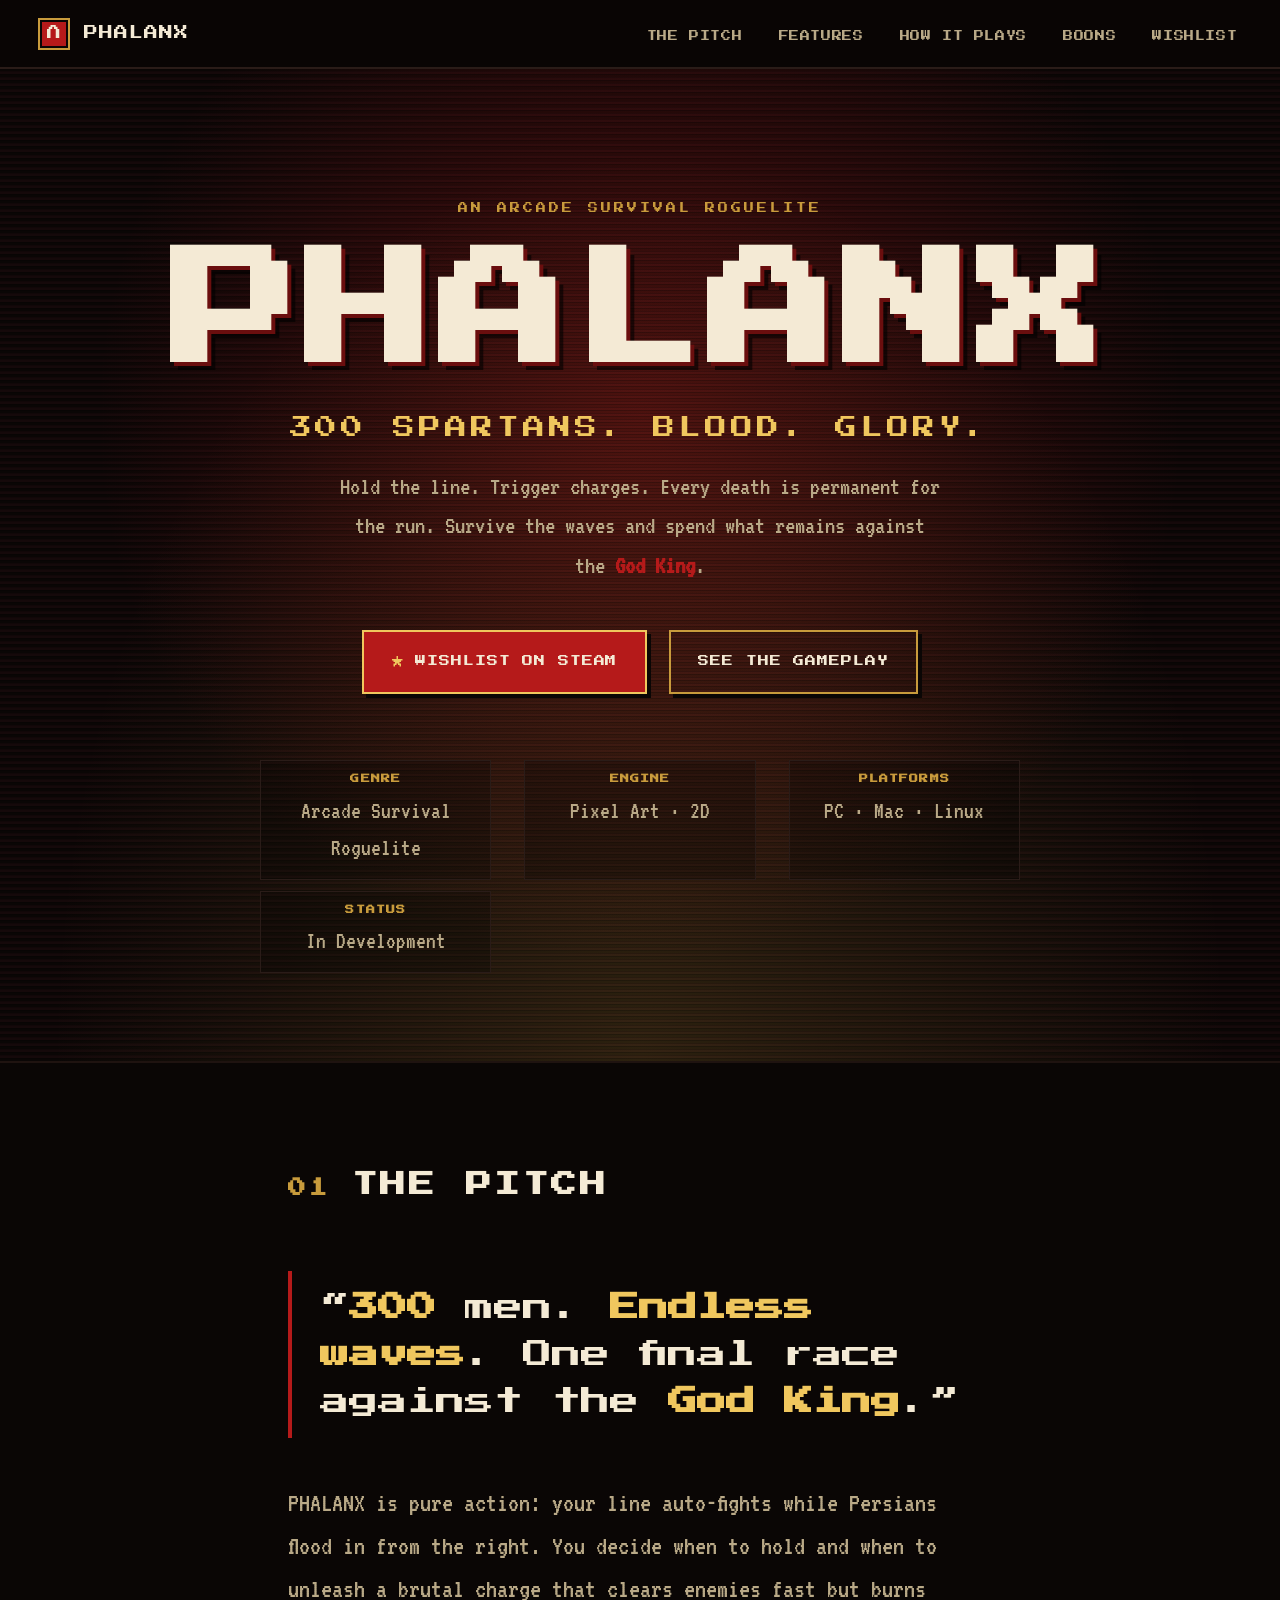
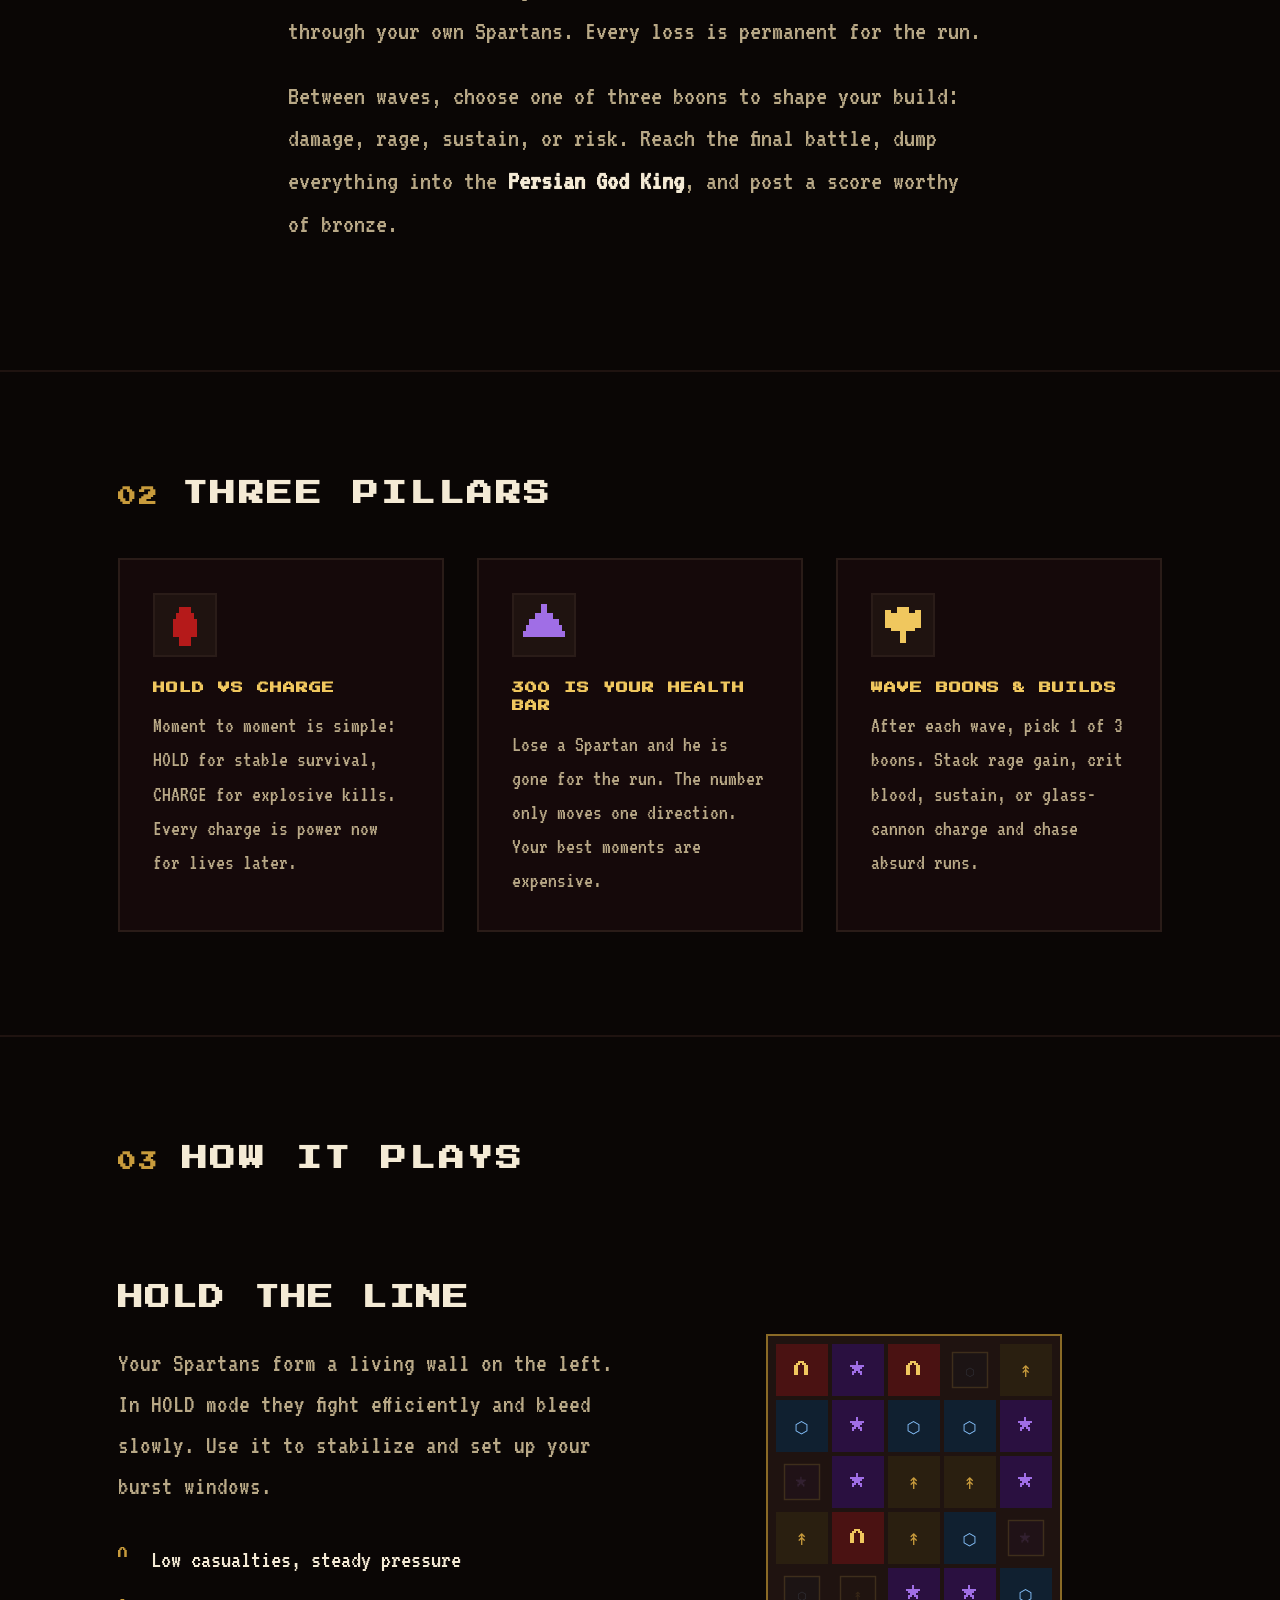
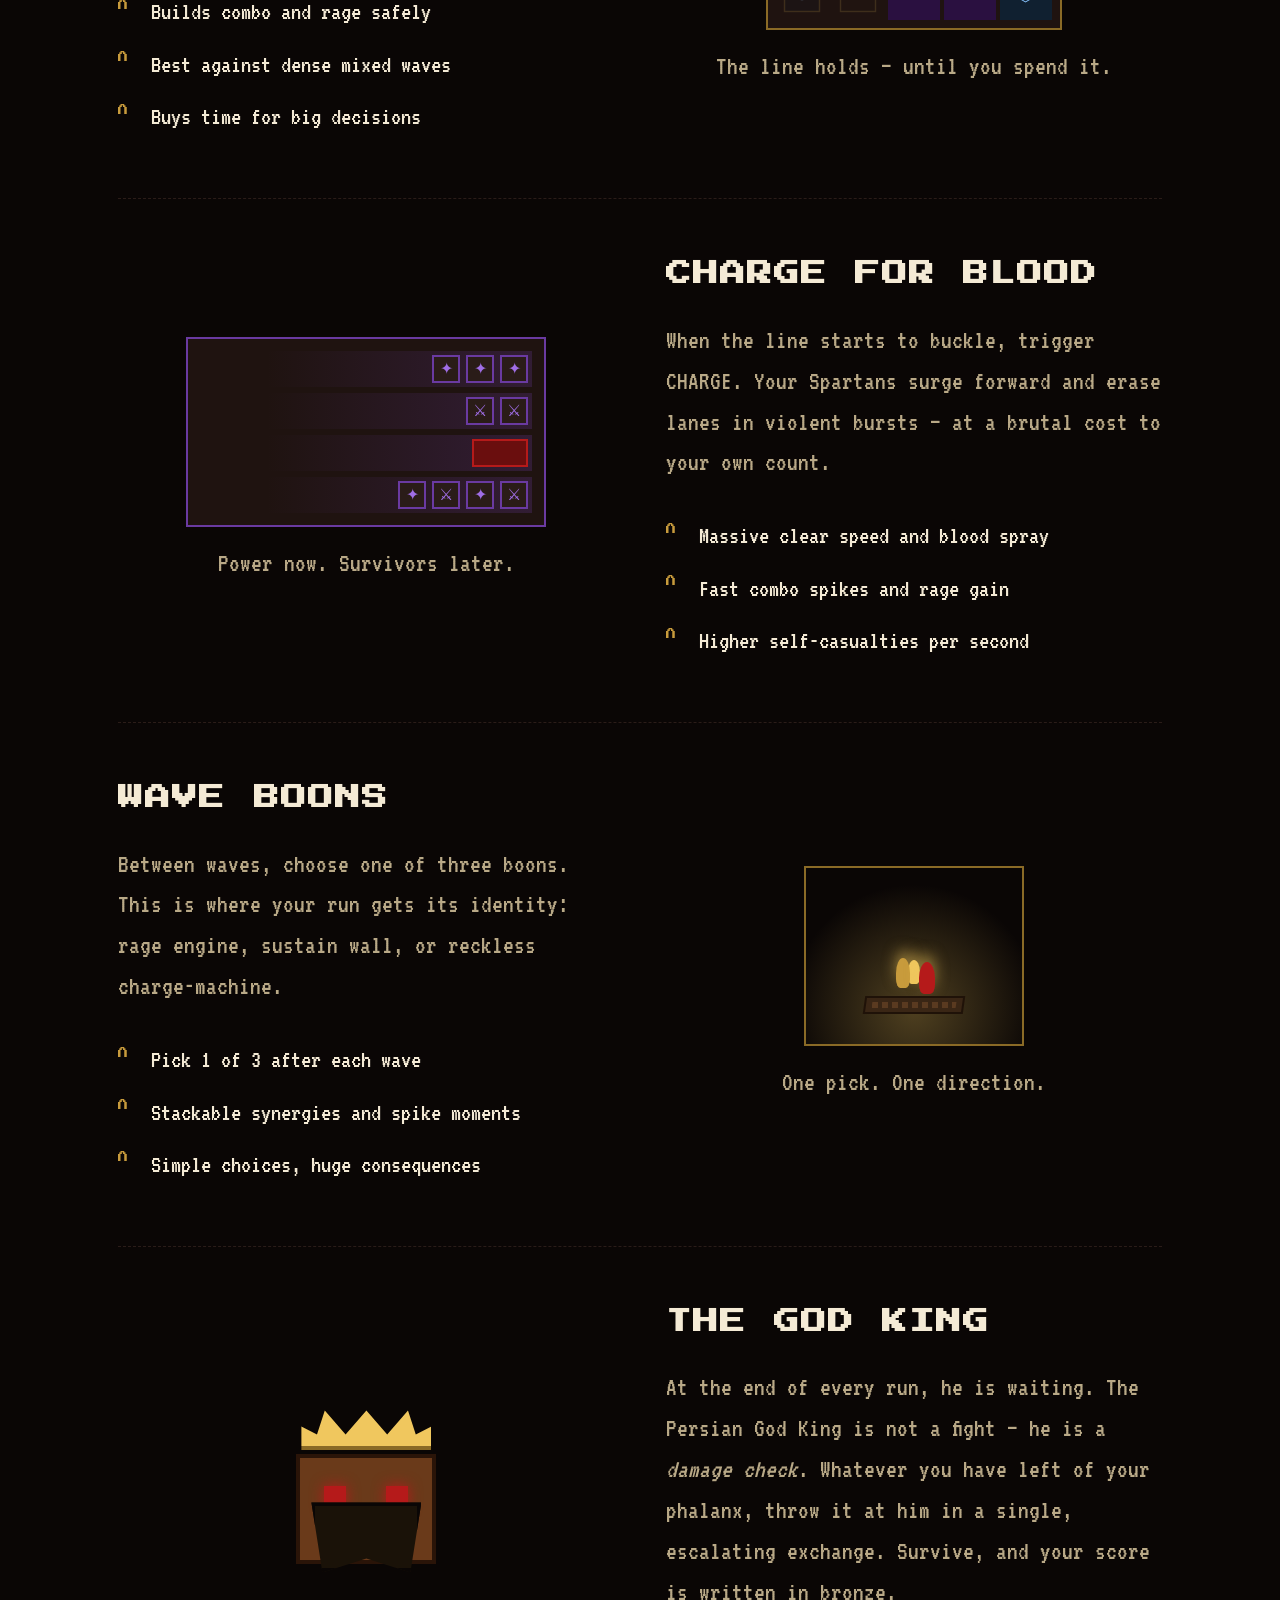
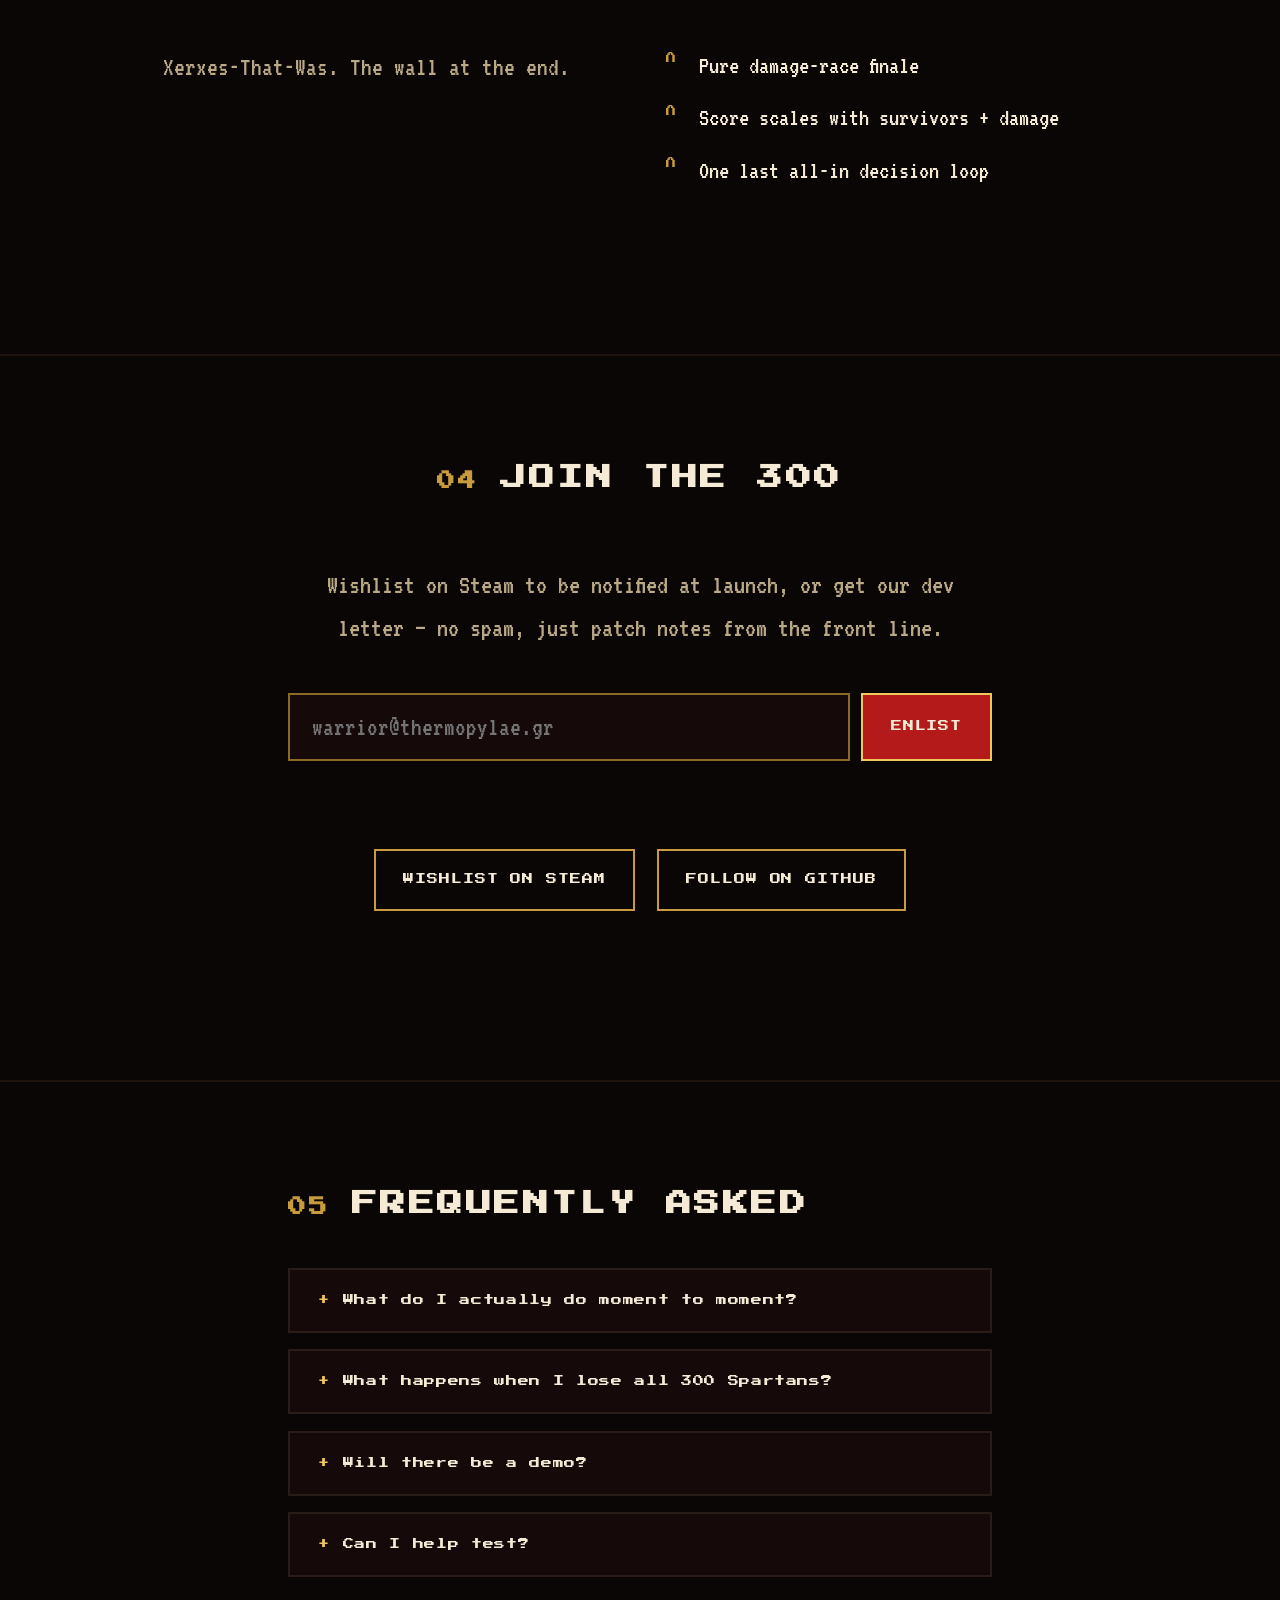
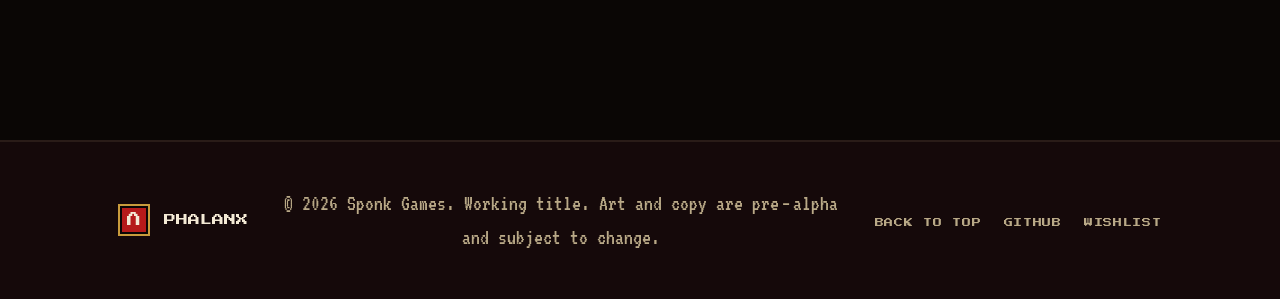
<file: index.html>
<!doctype html>
<html lang="en">
  <head>
    <meta charset="UTF-8" />
    <meta name="viewport" content="width=device-width, initial-scale=1.0" />
    <title>PHALANX — 300 Spartans. Blood. Glory.</title>
    <meta
      name="description"
      content="An arcade survival roguelite: start with 300 Spartans, hold the line, trigger brutal charges, and watch every loss persist until the God King fight."
    />
    <meta name="theme-color" content="#0a0605" />

    <!-- Open Graph -->
    <meta property="og:type" content="website" />
    <meta property="og:title" content="PHALANX — 300 Spartans. Blood. Glory." />
    <meta
      property="og:description"
      content="Arcade survival with 300 finite Spartans, rage charges, wave boons, and a final damage race against the God King."
    />
    <meta property="og:image" content="./assets/og.png" />

    <link rel="icon" type="image/svg+xml" href="./favicon.svg" />
    <link rel="preconnect" href="https://fonts.googleapis.com" />
    <link rel="preconnect" href="https://fonts.gstatic.com" crossorigin />
    <link
      href="https://fonts.googleapis.com/css2?family=Press+Start+2P&family=VT323&display=swap"
      rel="stylesheet"
    />
    <link rel="stylesheet" href="./styles.css" />
  </head>
  <body>
    <a class="skip-link" href="#main">Skip to content</a>

    <header class="site-header">
      <a class="brand" href="#top" aria-label="PHALANX home">
        <span class="brand-mark" aria-hidden="true">Λ</span>
        <span class="brand-text">PHALANX</span>
      </a>
      <nav class="nav" aria-label="Primary">
        <button
          class="nav-toggle"
          aria-expanded="false"
          aria-controls="nav-list"
        >
          <span class="sr-only">Toggle navigation</span>
          <span class="nav-toggle-bar"></span>
          <span class="nav-toggle-bar"></span>
          <span class="nav-toggle-bar"></span>
        </button>
        <ul id="nav-list" class="nav-list">
          <li><a href="#pitch">The Pitch</a></li>
          <li><a href="#pillars">Features</a></li>
          <li><a href="#how">How It Plays</a></li>
          <li><a href="#boons">Boons</a></li>
          <li><a href="#wishlist">Wishlist</a></li>
        </ul>
      </nav>
    </header>

    <main id="main">
      <!-- =================== HERO =================== -->
      <section id="top" class="hero">
        <div class="hero-bg" aria-hidden="true">
          <div class="scanlines"></div>
        </div>

        <div class="hero-inner">
          <p class="kicker">An arcade survival roguelite</p>
          <h1 class="title">
            <span class="title-line">PHALANX</span>
          </h1>
          <p class="tagline">300 Spartans. Blood. Glory.</p>
          <p class="lede">
            Hold the line. Trigger charges. Every death is permanent for the run.
            Survive the waves and spend what remains against the <em>God King</em>.
          </p>

          <div class="cta-row">
            <a class="btn btn-primary" href="#wishlist">
              <span class="btn-icon">★</span> Wishlist on Steam
            </a>
            <a class="btn btn-ghost" href="#how">See the Gameplay</a>
          </div>

          <ul class="hero-meta" aria-label="At a glance">
            <li><strong>Genre</strong> Arcade Survival Roguelite</li>
            <li><strong>Engine</strong> Pixel Art · 2D</li>
            <li><strong>Platforms</strong> PC · Mac · Linux</li>
            <li><strong>Status</strong> In Development</li>
          </ul>
        </div>
      </section>

      <!-- =================== PITCH =================== -->
      <section id="pitch" class="section pitch">
        <div class="container narrow">
          <h2 class="section-title">
            <span class="section-num">01</span> The Pitch
          </h2>
          <p class="big-quote">
            “<strong>300</strong> men. <strong>Endless waves</strong>. One final
            race against the <strong>God King</strong>.”
          </p>
          <p class="body">
            PHALANX is pure action: your line auto-fights while Persians flood in
            from the right. You decide when to hold and when to unleash a brutal
            charge that clears enemies fast but burns through your own Spartans.
            Every loss is permanent for the run.
          </p>
          <p class="body">
            Between waves, choose one of three boons to shape your build:
            damage, rage, sustain, or risk. Reach the final battle, dump
            everything into the <strong>Persian God King</strong>, and post a
            score worthy of bronze.
          </p>
        </div>
      </section>

      <!-- =================== PILLARS =================== -->
      <section id="pillars" class="section pillars">
        <div class="container">
          <h2 class="section-title">
            <span class="section-num">02</span> Three Pillars
          </h2>
          <ul class="pillar-grid">
            <li class="pillar">
              <div class="pillar-icon" aria-hidden="true">
                <svg viewBox="0 0 16 16" class="pixel-sprite">
                  <rect x="6" y="2" width="4" height="2" />
                  <rect x="5" y="4" width="6" height="2" />
                  <rect x="4" y="6" width="8" height="6" />
                  <rect x="6" y="12" width="4" height="3" />
                </svg>
              </div>
              <h3>Hold vs Charge</h3>
              <p>
                Moment to moment is simple: HOLD for stable survival, CHARGE for
                explosive kills. Every charge is power now for lives later.
              </p>
            </li>
            <li class="pillar">
              <div class="pillar-icon" aria-hidden="true">
                <svg viewBox="0 0 16 16" class="pixel-sprite alt">
                  <rect x="7" y="1" width="2" height="3" />
                  <rect x="5" y="4" width="6" height="2" />
                  <rect x="3" y="6" width="10" height="2" />
                  <rect x="2" y="8" width="12" height="2" />
                  <rect x="1" y="10" width="14" height="2" />
                </svg>
              </div>
              <h3>300 Is Your Health Bar</h3>
              <p>
                Lose a Spartan and he is gone for the run. The number only moves
                one direction. Your best moments are expensive.
              </p>
            </li>
            <li class="pillar">
              <div class="pillar-icon" aria-hidden="true">
                <svg viewBox="0 0 16 16" class="pixel-sprite gold">
                  <rect x="2" y="3" width="2" height="6" />
                  <rect x="12" y="3" width="2" height="6" />
                  <rect x="6" y="2" width="4" height="2" />
                  <rect x="4" y="4" width="8" height="6" />
                  <rect x="7" y="10" width="2" height="4" />
                </svg>
              </div>
              <h3>Wave Boons & Builds</h3>
              <p>
                After each wave, pick 1 of 3 boons. Stack rage gain, crit blood,
                sustain, or glass-cannon charge and chase absurd runs.
              </p>
            </li>
          </ul>
        </div>
      </section>

      <!-- =================== HOW IT PLAYS =================== -->
      <section id="how" class="section how">
        <div class="container">
          <h2 class="section-title">
            <span class="section-num">03</span> How It Plays
          </h2>

          <!-- Frontline pressure -->
          <article class="row">
            <div class="row-text">
              <h3>Hold the Line</h3>
              <p>
                Your Spartans form a living wall on the left. In HOLD mode they
                fight efficiently and bleed slowly. Use it to stabilize and set
                up your burst windows.
              </p>
              <ul class="checklist">
                <li>Low casualties, steady pressure</li>
                <li>Builds combo and rage safely</li>
                <li>Best against dense mixed waves</li>
                <li>Buys time for big decisions</li>
              </ul>
            </div>
            <div class="row-visual">
              <div
                class="grid-demo"
                role="img"
                aria-label="Animated Spartan frontline under pressure"
              >
                <!-- 5x5 cells populated by JS -->
              </div>
              <p class="caption">The line holds — until you spend it.</p>
            </div>
          </article>

          <!-- Persian advance -->
          <article class="row reverse">
            <div class="row-text">
              <h3>Charge for Blood</h3>
              <p>
                When the line starts to buckle, trigger CHARGE. Your Spartans
                surge forward and erase lanes in violent bursts — at a brutal
                cost to your own count.
              </p>
              <ul class="checklist">
                <li>Massive clear speed and blood spray</li>
                <li>Fast combo spikes and rage gain</li>
                <li>Higher self-casualties per second</li>
              </ul>
            </div>
            <div class="row-visual">
              <div class="advance-demo" aria-hidden="true">
                <div class="lane">
                  <span class="enemy">✦</span><span class="enemy">✦</span
                  ><span class="enemy">✦</span>
                </div>
                <div class="lane">
                  <span class="enemy">⚔</span><span class="enemy">⚔</span>
                </div>
                <div class="lane">
                  <span class="enemy big">𓃰</span>
                </div>
                <div class="lane">
                  <span class="enemy">✦</span><span class="enemy">⚔</span
                  ><span class="enemy">✦</span><span class="enemy">⚔</span>
                </div>
              </div>
              <p class="caption">Power now. Survivors later.</p>
            </div>
          </article>

          <!-- Boons -->
          <article id="boons" class="row">
            <div class="row-text">
              <h3>Wave Boons</h3>
              <p>
                Between waves, choose one of three boons. This is where your run
                gets its identity: rage engine, sustain wall, or reckless
                charge-machine.
              </p>
              <ul class="checklist">
                <li>Pick 1 of 3 after each wave</li>
                <li>Stackable synergies and spike moments</li>
                <li>Simple choices, huge consequences</li>
              </ul>
            </div>
            <div class="row-visual">
              <div class="boons-demo" aria-hidden="true">
                <div class="flame f1"></div>
                <div class="flame f2"></div>
                <div class="flame f3"></div>
                <div class="logs"></div>
              </div>
              <p class="caption">One pick. One direction.</p>
            </div>
          </article>

          <!-- God King -->
          <article class="row reverse final-row">
            <div class="row-text">
              <h3>The God King</h3>
              <p>
                At the end of every run, he is waiting. The Persian God King is
                not a fight — he is a <em>damage check</em>. Whatever you have
                left of your phalanx, throw it at him in a single, escalating
                exchange. Survive, and your score is written in bronze.
              </p>
              <ul class="checklist">
                <li>Pure damage-race finale</li>
                <li>Score scales with survivors + damage</li>
                <li>One last all-in decision loop</li>
              </ul>
            </div>
            <div class="row-visual">
              <div class="king" aria-hidden="true">
                <div class="crown"></div>
                <div class="face">
                  <div class="eye left"></div>
                  <div class="eye right"></div>
                </div>
                <div class="beard"></div>
              </div>
              <p class="caption">Xerxes-That-Was. The wall at the end.</p>
            </div>
          </article>
        </div>
      </section>

      <!-- =================== WISHLIST =================== -->
      <section id="wishlist" class="section wishlist">
        <div class="container narrow center">
          <h2 class="section-title">
            <span class="section-num">04</span> Join the 300
          </h2>
          <p class="body">
            Wishlist on Steam to be notified at launch, or get our dev letter —
            no spam, just patch notes from the front line.
          </p>

          <form
            class="signup"
            id="signup-form"
            novalidate
            action="#"
            method="post"
          >
            <label class="sr-only" for="email">Email</label>
            <input
              type="email"
              id="email"
              name="email"
              placeholder="warrior@thermopylae.gr"
              autocomplete="email"
              required
            />
            <button type="submit" class="btn btn-primary">Enlist</button>
            <p class="form-status" id="form-status" role="status" aria-live="polite"></p>
          </form>

          <div class="cta-row center">
            <a class="btn btn-ghost" href="#" rel="noreferrer">Wishlist on Steam</a>
            <a class="btn btn-ghost" href="https://github.com/dvdkrv/sponk" target="_blank" rel="noreferrer">Follow on GitHub</a>
          </div>
        </div>
      </section>

      <!-- =================== FAQ =================== -->
      <section class="section faq">
        <div class="container narrow">
          <h2 class="section-title">
            <span class="section-num">05</span> Frequently Asked
          </h2>
          <details>
            <summary>What do I actually do moment to moment?</summary>
            <p>
              Hold the line to stabilize, then trigger charge windows for burst
              kills. The core decision is always power now versus casualties now.
            </p>
          </details>
          <details>
            <summary>What happens when I lose all 300 Spartans?</summary>
            <p>
              The run ends — even before reaching the God King. Your high
              score reflects how far you marched.
            </p>
          </details>
          <details>
            <summary>Will there be a demo?</summary>
            <p>
              Yes — a combat-first prototype with waves, boons, and a God King
              finale is the first milestone.
            </p>
          </details>
          <details>
            <summary>Can I help test?</summary>
            <p>
              Yes. Join the dev letter above — we send prototype builds in waves.
            </p>
          </details>
        </div>
      </section>
    </main>

    <footer class="site-footer">
      <div class="container footer-inner">
        <p class="footer-brand">
          <span class="brand-mark" aria-hidden="true">Λ</span> PHALANX
        </p>
        <p class="footer-note">
          © <span id="year"></span> Sponk Games. Working title. Art and copy are
          pre‑alpha and subject to change.
        </p>
        <ul class="footer-links">
          <li><a href="#top">Back to top</a></li>
          <li><a href="https://github.com/dvdkrv/sponk">GitHub</a></li>
          <li><a href="#wishlist">Wishlist</a></li>
        </ul>
      </div>
    </footer>

    <script src="./script.js" defer></script>
  </body>
</html>
</file>
<file: styles.css>
/* =========================================================
   PHALANX — landing page styles
   Theme: pixel art / Spartan bronze + blood
   ========================================================= */

:root {
  /* palette */
  --bg-0: #0a0605;
  --bg-1: #15090a;
  --bg-2: #1f1310;
  --bg-3: #2a1c18;
  --ink: #f4ead5;
  --ink-dim: #b9a987;
  --bronze: #c89b3c;
  --bronze-deep: #8a6a26;
  --gold: #f0c75e;
  --blood: #b51a1a;
  --blood-deep: #6a0e0e;
  --persian: #6a3aa1;
  --persian-soft: #a06ee6;

  /* type */
  --font-pixel: "Press Start 2P", system-ui, monospace;
  --font-body: "VT323", ui-monospace, "SF Mono", Menlo, monospace;

  /* metrics */
  --maxw: 1120px;
  --pad: clamp(1rem, 3vw, 2rem);
  --radius: 2px;
}

* {
  box-sizing: border-box;
}

html {
  scroll-behavior: smooth;
}

html,
body {
  margin: 0;
  padding: 0;
  background: var(--bg-0);
  color: var(--ink);
  font-family: var(--font-body);
  font-size: 22px;
  line-height: 1.55;
  -webkit-font-smoothing: antialiased;
  text-rendering: optimizeLegibility;
}

img,
svg {
  image-rendering: pixelated;
  image-rendering: -moz-crisp-edges;
  image-rendering: crisp-edges;
}

a {
  color: var(--gold);
  text-decoration: none;
}
a:hover {
  color: var(--ink);
}

.sr-only {
  position: absolute !important;
  width: 1px;
  height: 1px;
  padding: 0;
  margin: -1px;
  overflow: hidden;
  clip: rect(0, 0, 0, 0);
  white-space: nowrap;
  border: 0;
}

.skip-link {
  position: absolute;
  left: -9999px;
  top: 0;
  background: var(--gold);
  color: var(--bg-0);
  padding: 0.5rem 0.75rem;
  font-family: var(--font-pixel);
  font-size: 10px;
  z-index: 1000;
}
.skip-link:focus {
  left: 0;
}

.container {
  width: min(var(--maxw), 100%);
  margin-inline: auto;
  padding-inline: var(--pad);
}
.container.narrow {
  max-width: 780px;
}
.center {
  text-align: center;
}

/* =================== HEADER =================== */

.site-header {
  position: sticky;
  top: 0;
  z-index: 50;
  display: flex;
  align-items: center;
  justify-content: space-between;
  padding: 0.75rem var(--pad);
  background: rgba(10, 6, 5, 0.85);
  backdrop-filter: blur(6px);
  border-bottom: 2px solid var(--bg-3);
}

.brand {
  display: inline-flex;
  align-items: center;
  gap: 0.6rem;
  font-family: var(--font-pixel);
  font-size: 14px;
  color: var(--ink);
  letter-spacing: 0.08em;
}
.brand-mark {
  display: inline-grid;
  place-items: center;
  width: 32px;
  height: 32px;
  background: var(--blood);
  color: var(--ink);
  border: 2px solid var(--bronze);
  font-family: var(--font-pixel);
  font-size: 14px;
  box-shadow: 0 0 0 2px var(--bg-0) inset;
}

.nav-list {
  display: flex;
  gap: 1.25rem;
  margin: 0;
  padding: 0;
  list-style: none;
}
.nav-list a {
  font-family: var(--font-pixel);
  font-size: 10px;
  color: var(--ink-dim);
  letter-spacing: 0.06em;
  text-transform: uppercase;
  padding: 0.4rem 0.2rem;
  border-bottom: 2px solid transparent;
  transition: color 0.15s ease, border-color 0.15s ease;
}
.nav-list a:hover {
  color: var(--gold);
  border-color: var(--bronze);
}

.nav-toggle {
  display: none;
  background: transparent;
  border: 2px solid var(--bronze);
  width: 38px;
  height: 38px;
  padding: 0;
  cursor: pointer;
}
.nav-toggle-bar {
  display: block;
  width: 18px;
  height: 2px;
  margin: 3px auto;
  background: var(--bronze);
}

@media (max-width: 720px) {
  .nav-toggle {
    display: inline-block;
  }
  .nav-list {
    position: absolute;
    inset: 100% 0 auto 0;
    flex-direction: column;
    gap: 0;
    background: var(--bg-1);
    border-bottom: 2px solid var(--bg-3);
    padding: 0.5rem var(--pad) 1rem;
    transform: translateY(-10px);
    opacity: 0;
    pointer-events: none;
    transition: opacity 0.15s ease, transform 0.15s ease;
  }
  .nav-list a {
    display: block;
    padding: 0.8rem 0;
    border-bottom: 1px solid var(--bg-3);
  }
  .nav.open .nav-list {
    transform: none;
    opacity: 1;
    pointer-events: auto;
  }
}

/* =================== HERO =================== */

.hero {
  position: relative;
  min-height: clamp(560px, 92vh, 820px);
  display: grid;
  place-items: center;
  text-align: center;
  padding: 6rem var(--pad) 4rem;
  overflow: hidden;
  isolation: isolate;
}

.hero-bg {
  position: absolute;
  inset: 0;
  z-index: -1;
  background:
    radial-gradient(
      ellipse at 50% 35%,
      rgba(181, 26, 26, 0.35) 0%,
      rgba(10, 6, 5, 0) 60%
    ),
    radial-gradient(
      ellipse at 50% 100%,
      rgba(200, 155, 60, 0.18) 0%,
      rgba(10, 6, 5, 0) 65%
    ),
    repeating-linear-gradient(
      0deg,
      var(--bg-0) 0,
      var(--bg-0) 3px,
      var(--bg-1) 3px,
      var(--bg-1) 6px
    );
}
.scanlines {
  position: absolute;
  inset: 0;
  background: repeating-linear-gradient(
    to bottom,
    rgba(0, 0, 0, 0) 0,
    rgba(0, 0, 0, 0) 2px,
    rgba(0, 0, 0, 0.22) 2px,
    rgba(0, 0, 0, 0.22) 3px
  );
  pointer-events: none;
  mix-blend-mode: multiply;
}

.kicker {
  font-family: var(--font-pixel);
  font-size: 10px;
  letter-spacing: 0.3em;
  color: var(--bronze);
  text-transform: uppercase;
  margin: 0 0 1.5rem;
}

.title {
  font-family: var(--font-pixel);
  font-size: clamp(2.4rem, 10vw, 6rem);
  line-height: 1;
  margin: 0;
  letter-spacing: 0.05em;
  color: var(--ink);
  text-shadow:
    0 0 0 transparent,
    4px 4px 0 var(--blood-deep),
    8px 8px 0 rgba(0, 0, 0, 0.6);
}
.title-line {
  display: inline-block;
}

.tagline {
  font-family: var(--font-pixel);
  font-size: clamp(0.7rem, 1.8vw, 1rem);
  letter-spacing: 0.18em;
  color: var(--gold);
  margin: 1.5rem 0 0.5rem;
  text-transform: uppercase;
}

.lede {
  max-width: 60ch;
  margin: 1rem auto 2rem;
  color: var(--ink-dim);
  font-size: clamp(1.1rem, 2vw, 1.4rem);
}
.lede em {
  color: var(--blood);
  font-style: normal;
  font-weight: bold;
}

/* CTA buttons */
.cta-row {
  display: flex;
  gap: 1rem;
  justify-content: center;
  flex-wrap: wrap;
  margin-bottom: 3rem;
}
.cta-row.center {
  justify-content: center;
}

.btn {
  display: inline-flex;
  align-items: center;
  gap: 0.5rem;
  font-family: var(--font-pixel);
  font-size: 11px;
  letter-spacing: 0.08em;
  text-transform: uppercase;
  padding: 0.95rem 1.25rem;
  border: 2px solid;
  cursor: pointer;
  transition: transform 0.08s ease, background 0.15s ease, color 0.15s ease;
}
.btn:active {
  transform: translate(2px, 2px);
}
.btn-primary {
  background: var(--blood);
  color: var(--ink);
  border-color: var(--gold);
  box-shadow: 4px 4px 0 var(--bg-0);
}
.btn-primary:hover {
  background: var(--gold);
  color: var(--bg-0);
}
.btn-ghost {
  background: transparent;
  color: var(--ink);
  border-color: var(--bronze);
  box-shadow: 4px 4px 0 var(--bg-0);
}
.btn-ghost:hover {
  background: var(--bronze);
  color: var(--bg-0);
}
.btn-icon {
  font-size: 12px;
  color: var(--gold);
}
.btn-primary:hover .btn-icon {
  color: var(--blood);
}

.hero-meta {
  list-style: none;
  padding: 0;
  margin: 0;
  display: grid;
  grid-template-columns: repeat(auto-fit, minmax(180px, 1fr));
  gap: 0.5rem 1.5rem;
  max-width: 760px;
  margin-inline: auto;
}
.hero-meta li {
  font-size: 1.1rem;
  color: var(--ink-dim);
  padding: 0.5rem 0.75rem;
  border: 1px solid var(--bg-3);
  background: rgba(0, 0, 0, 0.25);
}
.hero-meta strong {
  display: block;
  font-family: var(--font-pixel);
  font-size: 9px;
  color: var(--bronze);
  letter-spacing: 0.12em;
  margin-bottom: 0.3rem;
  text-transform: uppercase;
}

/* =================== SECTIONS =================== */

.section {
  padding: clamp(3rem, 8vw, 6rem) 0;
  border-top: 2px solid var(--bg-2);
}

.section-title {
  font-family: var(--font-pixel);
  font-size: clamp(0.95rem, 2vw, 1.25rem);
  letter-spacing: 0.1em;
  color: var(--ink);
  text-transform: uppercase;
  margin: 0 0 2rem;
  display: inline-flex;
  align-items: baseline;
  gap: 1rem;
}
.section-num {
  color: var(--bronze);
  font-size: 0.7em;
}

.body {
  font-size: 1.25rem;
  color: var(--ink-dim);
  margin: 1rem 0;
}
.body strong {
  color: var(--ink);
}

.big-quote {
  font-family: var(--font-pixel);
  font-size: clamp(0.95rem, 2.3vw, 1.4rem);
  line-height: 1.6;
  color: var(--ink);
  border-left: 4px solid var(--blood);
  padding: 0.6rem 0 0.6rem 1.25rem;
  margin: 1rem 0 2rem;
}
.big-quote strong {
  color: var(--gold);
}

/* =================== PILLARS =================== */

.pillar-grid {
  list-style: none;
  padding: 0;
  margin: 0;
  display: grid;
  gap: 1.5rem;
  grid-template-columns: repeat(auto-fit, minmax(260px, 1fr));
}

.pillar {
  background: var(--bg-1);
  border: 2px solid var(--bg-3);
  padding: 1.5rem;
  position: relative;
  transition: transform 0.15s ease, border-color 0.15s ease;
}
.pillar:hover {
  transform: translateY(-4px);
  border-color: var(--bronze);
}
.pillar h3 {
  font-family: var(--font-pixel);
  font-size: 12px;
  color: var(--gold);
  letter-spacing: 0.08em;
  margin: 1rem 0 0.5rem;
  text-transform: uppercase;
}
.pillar p {
  color: var(--ink-dim);
  margin: 0;
}
.pillar-icon {
  width: 64px;
  height: 64px;
  display: grid;
  place-items: center;
  background: var(--bg-2);
  border: 2px solid var(--bg-3);
}
.pixel-sprite {
  width: 48px;
  height: 48px;
  fill: var(--blood);
}
.pixel-sprite.alt {
  fill: var(--persian-soft);
}
.pixel-sprite.gold {
  fill: var(--gold);
}

/* =================== HOW IT PLAYS =================== */

.row {
  display: grid;
  grid-template-columns: 1fr 1fr;
  gap: clamp(1.5rem, 4vw, 3rem);
  align-items: center;
  padding: 2.5rem 0;
  border-bottom: 1px dashed var(--bg-3);
}
.row:last-child {
  border-bottom: 0;
}
.row.reverse .row-text {
  order: 2;
}
.row h3 {
  font-family: var(--font-pixel);
  font-size: clamp(0.9rem, 2vw, 1.15rem);
  color: var(--ink);
  letter-spacing: 0.08em;
  text-transform: uppercase;
  margin: 0 0 1rem;
}
.row p {
  color: var(--ink-dim);
  font-size: 1.2rem;
}
.checklist {
  list-style: none;
  padding: 0;
  margin: 1rem 0 0;
}
.checklist li {
  color: var(--ink);
  padding: 0.3rem 0 0.3rem 1.5rem;
  position: relative;
  font-size: 1.15rem;
}
.checklist li::before {
  content: "Λ";
  position: absolute;
  left: 0;
  color: var(--bronze);
  font-family: var(--font-pixel);
  font-size: 10px;
  top: 0.55rem;
}

.row-visual {
  display: grid;
  gap: 0.75rem;
  justify-items: center;
}
.caption {
  margin: 0;
  font-size: 1rem;
  color: var(--ink-dim);
  text-align: center;
}

/* Grid demo (match-3) */
.grid-demo {
  --cell: clamp(36px, 9vw, 52px);
  display: grid;
  grid-template-columns: repeat(5, var(--cell));
  grid-auto-rows: var(--cell);
  gap: 4px;
  padding: 8px;
  background: var(--bg-2);
  border: 2px solid var(--bronze-deep);
  box-shadow: 6px 6px 0 var(--bg-0);
}
.cell {
  display: grid;
  place-items: center;
  background: var(--bg-1);
  font-family: var(--font-pixel);
  font-size: clamp(12px, 2.5vw, 16px);
  color: var(--ink);
  border: 2px solid transparent;
  transition: transform 0.2s ease, background 0.2s ease,
    border-color 0.2s ease, opacity 0.2s ease;
}
.cell.t-hop {
  background: #4a1212;
  color: var(--gold);
}
.cell.t-spr {
  background: #2a1f10;
  color: var(--bronze);
}
.cell.t-shd {
  background: #102030;
  color: #88c4ff;
}
.cell.t-cap {
  background: #2a1040;
  color: var(--persian-soft);
}
.cell.match {
  animation: pulse 0.6s ease;
  border-color: var(--gold);
}
@keyframes pulse {
  0% {
    transform: scale(1);
    box-shadow: 0 0 0 0 rgba(240, 199, 94, 0.6);
  }
  50% {
    transform: scale(1.15);
    box-shadow: 0 0 0 8px rgba(240, 199, 94, 0);
  }
  100% {
    transform: scale(1);
  }
}
.cell.gone {
  opacity: 0.15;
  transform: scale(0.7);
}

/* Persian advance demo */
.advance-demo {
  display: grid;
  gap: 6px;
  padding: 12px;
  width: 100%;
  max-width: 360px;
  background: var(--bg-2);
  border: 2px solid var(--persian);
  box-shadow: 6px 6px 0 var(--bg-0);
}
.lane {
  display: flex;
  gap: 6px;
  justify-content: flex-end;
  min-height: 36px;
  background: linear-gradient(
    to left,
    rgba(106, 58, 161, 0.25),
    rgba(10, 6, 5, 0) 80%
  );
  padding: 4px;
}
.enemy {
  display: inline-grid;
  place-items: center;
  width: 28px;
  height: 28px;
  background: var(--bg-3);
  border: 2px solid var(--persian);
  color: var(--persian-soft);
  font-size: 16px;
  animation: march 2.4s linear infinite;
}
.enemy.big {
  width: 56px;
  background: var(--blood-deep);
  border-color: var(--blood);
  color: var(--ink);
}
@keyframes march {
  0% {
    transform: translateX(8px);
  }
  50% {
    transform: translateX(-4px);
  }
  100% {
    transform: translateX(8px);
  }
}

/* Bonfire demo */
.boons-demo {
  position: relative;
  width: 220px;
  height: 180px;
  background: radial-gradient(
    circle at 50% 80%,
    rgba(240, 199, 94, 0.3),
    rgba(10, 6, 5, 0) 70%
  );
  border: 2px solid var(--bronze-deep);
  box-shadow: 6px 6px 0 var(--bg-0);
}
.flame {
  position: absolute;
  bottom: 50px;
  left: 50%;
  width: 18px;
  height: 36px;
  background: var(--blood);
  border-radius: 50% 50% 30% 30%;
  transform: translateX(-50%);
  animation: flicker 1.1s ease-in-out infinite;
  box-shadow: 0 -8px 14px rgba(240, 199, 94, 0.5);
}
.flame.f1 {
  background: var(--gold);
  width: 12px;
  height: 24px;
  bottom: 60px;
  animation-delay: -0.4s;
}
.flame.f2 {
  background: var(--bronze);
  width: 14px;
  height: 30px;
  bottom: 56px;
  left: 45%;
  animation-delay: -0.7s;
}
.flame.f3 {
  background: var(--blood);
  width: 16px;
  height: 32px;
  left: 56%;
}
@keyframes flicker {
  0%,
  100% {
    transform: translateX(-50%) scaleY(1);
    opacity: 0.95;
  }
  50% {
    transform: translateX(-50%) scaleY(1.15);
    opacity: 1;
  }
}
.logs {
  position: absolute;
  bottom: 30px;
  left: 50%;
  width: 100px;
  height: 18px;
  background: #3a2615;
  border: 2px solid #1f1208;
  transform: translateX(-50%) skewX(-8deg);
}
.logs::after {
  content: "";
  position: absolute;
  inset: 4px 6px;
  background: repeating-linear-gradient(
    to right,
    #5a3a20 0,
    #5a3a20 6px,
    #3a2615 6px,
    #3a2615 10px
  );
}

/* God King */
.king {
  position: relative;
  width: 200px;
  height: 220px;
  margin-inline: auto;
}
.crown {
  position: absolute;
  top: 0;
  left: 50%;
  transform: translateX(-50%);
  width: 130px;
  height: 40px;
  background: var(--gold);
  clip-path: polygon(
    0 100%,
    0 40%,
    12% 60%,
    18% 0,
    34% 60%,
    50% 0,
    66% 60%,
    82% 0,
    88% 60%,
    100% 40%,
    100% 100%
  );
  border-bottom: 4px solid var(--bronze-deep);
  filter: drop-shadow(4px 4px 0 var(--bg-0));
}
.face {
  position: absolute;
  top: 44px;
  left: 50%;
  transform: translateX(-50%);
  width: 140px;
  height: 110px;
  background: #6a3a1a;
  border: 4px solid #2a1408;
  box-shadow: 4px 4px 0 var(--bg-0);
}
.eye {
  position: absolute;
  top: 28px;
  width: 22px;
  height: 22px;
  background: var(--blood);
  box-shadow: 0 0 14px var(--blood);
  animation: glare 2.4s ease-in-out infinite;
}
.eye.left {
  left: 24px;
}
.eye.right {
  right: 24px;
}
@keyframes glare {
  0%,
  100% {
    background: var(--blood);
  }
  50% {
    background: var(--gold);
  }
}
.beard {
  position: absolute;
  top: 92px;
  left: 50%;
  transform: translateX(-50%);
  width: 110px;
  height: 70px;
  background: #1a1208;
  border: 4px solid #0a0605;
  clip-path: polygon(0 0, 100% 0, 90% 100%, 50% 80%, 10% 100%);
}

/* =================== WISHLIST FORM =================== */

.signup {
  display: flex;
  gap: 0.5rem;
  flex-wrap: wrap;
  justify-content: center;
  margin: 2rem 0 1.5rem;
}
.signup input[type="email"] {
  flex: 1 1 280px;
  min-width: 0;
  background: var(--bg-1);
  border: 2px solid var(--bronze-deep);
  color: var(--ink);
  font-family: var(--font-body);
  font-size: 1.2rem;
  padding: 0.85rem 1rem;
  box-shadow: 4px 4px 0 var(--bg-0);
}
.signup input[type="email"]:focus {
  outline: none;
  border-color: var(--gold);
}
.form-status {
  flex-basis: 100%;
  margin: 0.5rem 0 0;
  min-height: 1.5rem;
  font-size: 1.1rem;
  color: var(--gold);
}
.form-status.error {
  color: var(--blood);
}

/* =================== FAQ =================== */

.faq details {
  background: var(--bg-1);
  border: 2px solid var(--bg-3);
  padding: 1rem 1.25rem;
  margin-bottom: 0.75rem;
}
.faq details[open] {
  border-color: var(--bronze);
}
.faq summary {
  cursor: pointer;
  font-family: var(--font-pixel);
  font-size: 11px;
  color: var(--ink);
  letter-spacing: 0.06em;
  list-style: none;
}
.faq summary::-webkit-details-marker {
  display: none;
}
.faq summary::before {
  content: "+";
  display: inline-block;
  margin-right: 0.6rem;
  color: var(--gold);
  font-family: var(--font-pixel);
}
.faq details[open] summary::before {
  content: "−";
}
.faq details p {
  margin: 0.75rem 0 0;
  color: var(--ink-dim);
  font-size: 1.15rem;
}

/* =================== FOOTER =================== */

.site-footer {
  border-top: 2px solid var(--bg-3);
  background: var(--bg-1);
  padding: 2rem 0;
  margin-top: 2rem;
}
.footer-inner {
  display: flex;
  flex-wrap: wrap;
  align-items: center;
  gap: 1rem;
  justify-content: space-between;
}
.footer-brand {
  display: inline-flex;
  align-items: center;
  gap: 0.6rem;
  font-family: var(--font-pixel);
  font-size: 12px;
  margin: 0;
}
.footer-note {
  font-size: 1rem;
  color: var(--ink-dim);
  margin: 0;
  flex: 1 1 320px;
  text-align: center;
}
.footer-links {
  list-style: none;
  padding: 0;
  margin: 0;
  display: flex;
  gap: 1rem;
}
.footer-links a {
  font-family: var(--font-pixel);
  font-size: 9px;
  color: var(--ink-dim);
  letter-spacing: 0.08em;
  text-transform: uppercase;
}
.footer-links a:hover {
  color: var(--gold);
}

/* =================== RESPONSIVE =================== */

@media (max-width: 760px) {
  .row {
    grid-template-columns: 1fr;
  }
  .row.reverse .row-text {
    order: 0;
  }
}

/* =================== MOTION =================== */

.reveal {
  opacity: 0;
  transform: translateY(16px);
  transition: opacity 0.6s ease, transform 0.6s ease;
}
.reveal.in {
  opacity: 1;
  transform: none;
}

@media (prefers-reduced-motion: reduce) {
  *,
  *::before,
  *::after {
    animation-duration: 0.001ms !important;
    animation-iteration-count: 1 !important;
    transition-duration: 0.001ms !important;
  }
  html {
    scroll-behavior: auto;
  }
}
</file>
